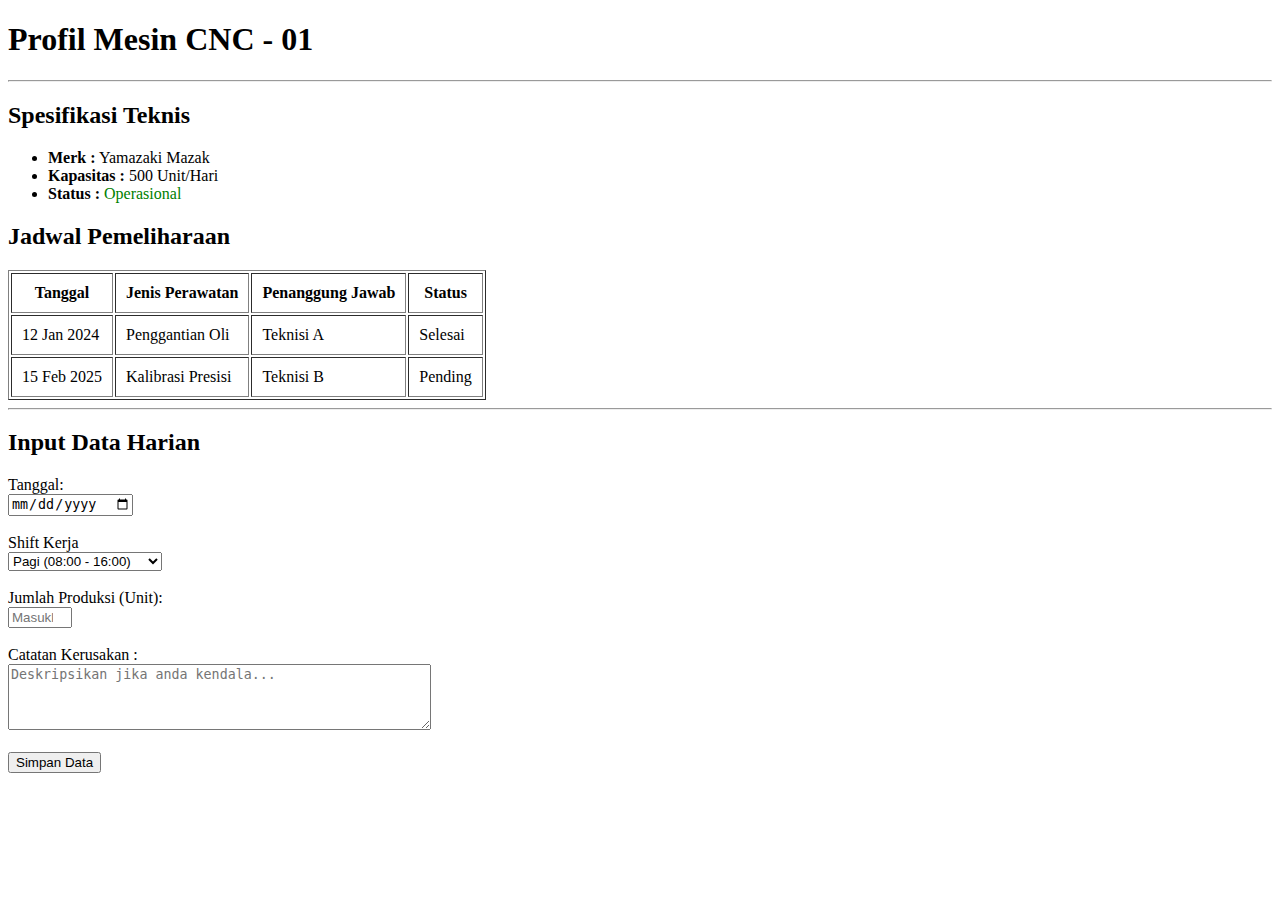
<file: Pertemuan01_23051430011_Rafi_Adlan_Kamil/index.html>
<!DOCTYPE html>
<html lang="id">
<head>
    <meta charset="UTF-8">
    <meta name="viewport" content="width=device-width, initial-scale=1.0">
    <title>Data Mesin Produksi Lini - A</title>
</head>
<body>
    <header>
        <h1><header>Profil Mesin CNC - 01</header></h1>
    </header>
    <hr>
    <section>
        <h2>Spesifikasi Teknis</h2>
    <ul>
        <li><strong>Merk :</strong> Yamazaki Mazak</li>
        <li><strong>Kapasitas :</strong> 500 Unit/Hari</li>
        <li><strong>Status :</strong> <span style="color: green;">Operasional</span></li>
    </ul>
    </section>
    
    <h2>Jadwal Pemeliharaan</h2>
    <table border="1"  cellpadding="10">
        <thead>
            <tr>
                <th>Tanggal</th>
                <th>Jenis Perawatan</th>
                <th>Penanggung Jawab</th>
                <th>Status</th>
            </tr>
            </thead>
            <tbody>
            <tr>
                <td>12 Jan 2024</td>
                <td>Penggantian Oli</td>
                <td>Teknisi A</td>
                <td>Selesai</td>
            </tr>
            <tr>
                <td>15 Feb 2025</td>
                <td>Kalibrasi Presisi</td>
                <td>Teknisi B</td>
                <td>Pending</td>
            </tr>
        </tbody>
    </table>
    <hr>
    <h2>Input Data Harian</h2>
    <form action="">
        <label for="tanggal">Tanggal:</label><br>
        <input type="date" id="tanggal" name="tanggal" required><br><br>
        <label for="shift">Shift Kerja</label><br>
        <select id="shift" name="shift">
            <option value="Pagi">Pagi (08:00 - 16:00)</option>
            <option value="Siang">Siang (16:00 - 24:00)</option>
            <option value="Malam">Malam (00:00 - 08:00)</option>
        </select><br><br>

        <label for="jumlah">Jumlah Produksi (Unit):</label><br>
        <input type="number" id="number" name="jumlah" min="0" max="600" placeholder="Masukkan jumlah..."><br><br>

        <label for="catatan">Catatan Kerusakan :</label><br>
        <textarea id="catatan" name="catatan" rows="4" cols="50" placeholder="Deskripsikan jika anda kendala..."></textarea><br><br>

        <button type="submit">Simpan Data</button>
    </form>
</body>
</html>
</file>
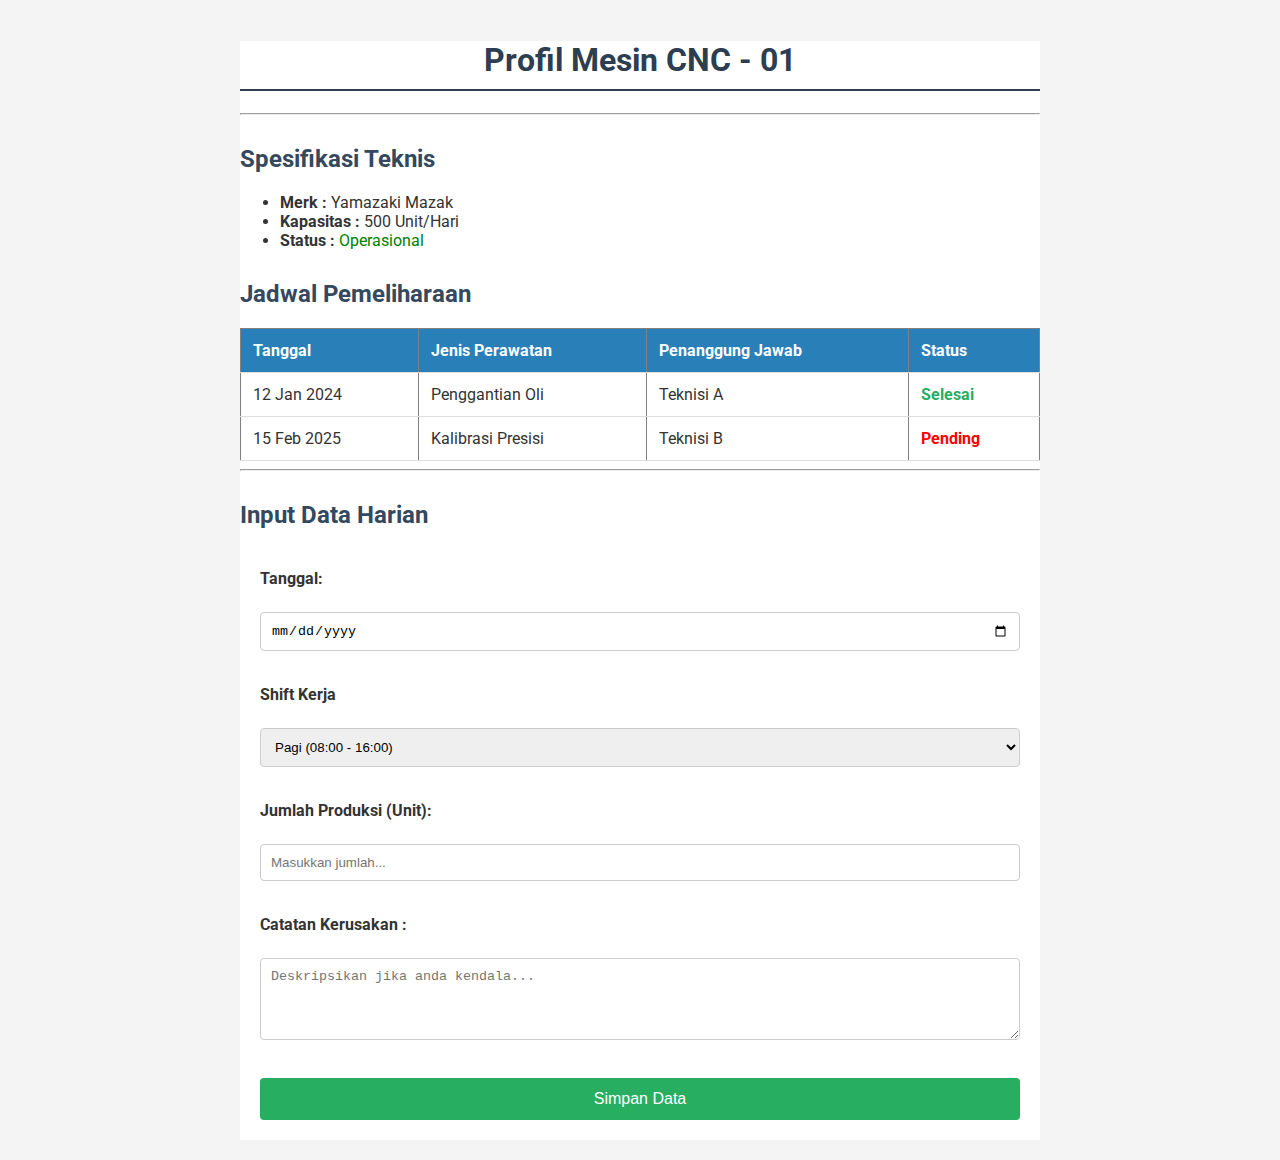
<file: Pertemuan02_23051430011_Rafi Adlan Kamil - Copy/index.html>
<!DOCTYPE html>
<html lang="id">
    <div id="container">
<head>
    <link rel="stylesheet" href="style index.css">
    <meta charset="UTF-8">
    <meta name="viewport" content="width=device-width, initial-scale=1.0">
    <title>Data Mesin Produksi Lini - A</title>
</head>
<body>
    <h1><header>Profil Mesin CNC - 01</header></h1>
    <hr>
    <h2>Spesifikasi Teknis</h2>
    <ul>
        <li><strong>Merk :</strong> Yamazaki Mazak</li>
        <li><strong>Kapasitas :</strong> 500 Unit/Hari</li>
        <li><strong>Status :</strong> <span style="color: green;">Operasional</span></li>
    </ul>

    <h2>Jadwal Pemeliharaan</h2>
    <table border="1"  cellpadding="10">
        <thead>
            <tr>
                <th>Tanggal</th>
                <th>Jenis Perawatan</th>
                <th>Penanggung Jawab</th>
                <th>Status</th>
            </tr>
            </thead>
            <tbody>
            <tr>
                <td>12 Jan 2024</td>
                <td>Penggantian Oli</td>
                <td>Teknisi A</td>
                <td class="status-ok" style=>Selesai</td>
            </tr>
            <tr>
                <td>15 Feb 2025</td>
                <td>Kalibrasi Presisi</td>
                <td>Teknisi B</td>
                <td class="status-down" style=>Pending</td>
            </tr>
        </tbody>
    </table>
    <hr>
    <h2>Input Data Harian</h2>
    <form action="">
        <label for="tanggal">Tanggal:</label><br>
        <input type="date" id="tanggal" name="tanggal" required><br><br>
        <label for="shift">Shift Kerja</label><br>
        <select id="shift" name="shift">
            <option value="Pagi">Pagi (08:00 - 16:00)</option>
            <option value="Siang">Siang (16:00 - 24:00)</option>
            <option value="Malam">Malam (00:00 - 08:00)</option>
        </select><br><br>

        <label for="jumlah">Jumlah Produksi (Unit):</label><br>
        <input type="number" id="number" name="jumlah" min="0" max="600" placeholder="Masukkan jumlah..."><br><br>

        <label for="catatan">Catatan Kerusakan :</label><br>
        <textarea id="catatan" name="catatan" rows="4" cols="50" placeholder="Deskripsikan jika anda kendala..."></textarea><br><br>

        <button type="submit">Simpan Data</button>
    </form>
</body>
</div>
</html>
</file>
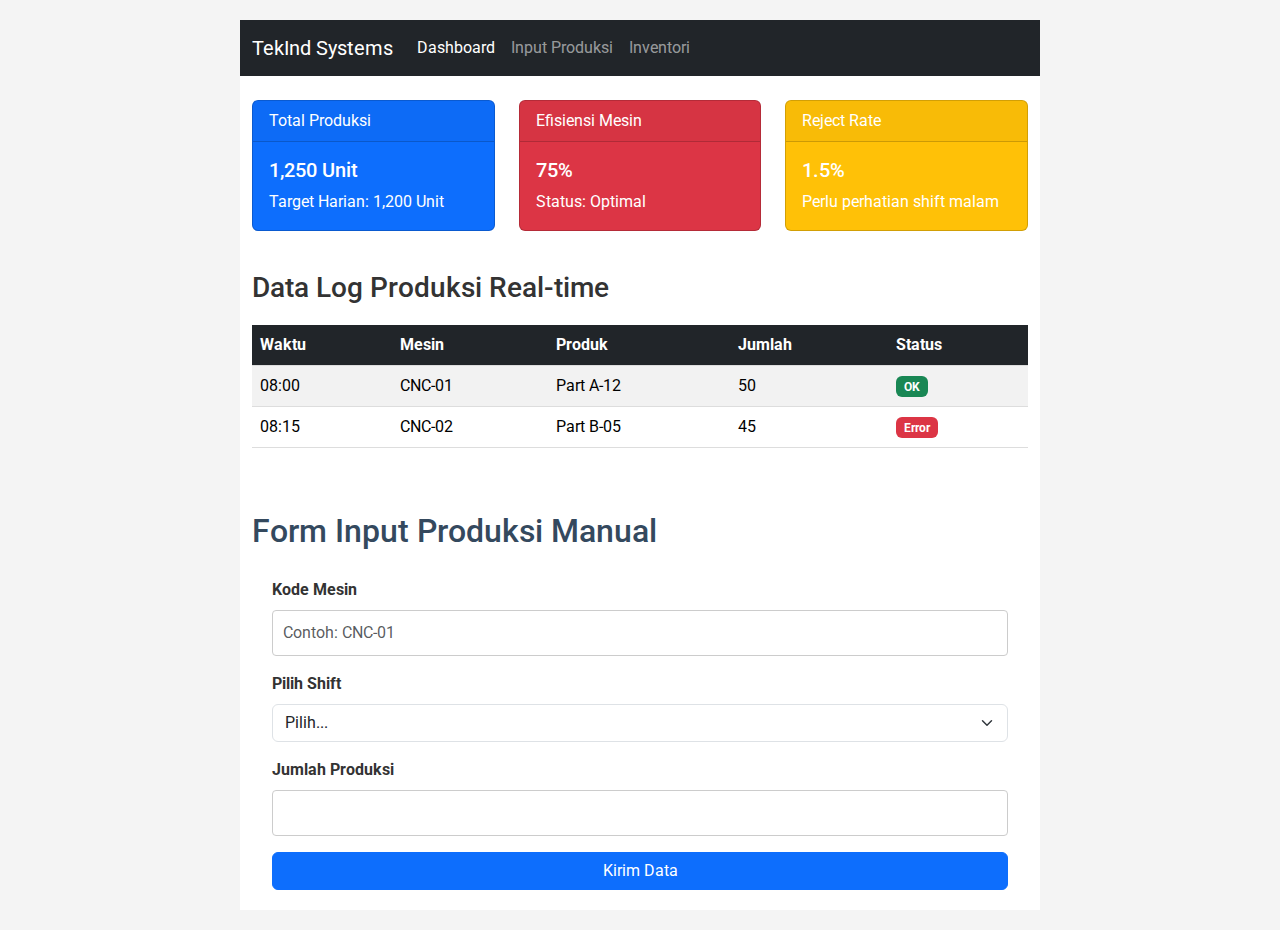
<file: Pertemuan03_23051430011_Rafi Adlan Kamil/index.html>
<!DOCTYPE html>
<html lang="id">
    <div id="container">
<head>
    <meta charset="UTF-8">
    <meta name="viewport" content="width=device-width, initial-scale=1.0">
    <title>Sistem Monitoring Produksi</title>
    <!-- Bootstrap CSS CDN -->
     <link rel="stylesheet" href="https://cdn.jsdelivr.net/npm/bootstrap@5.3.0/dist/css/bootstrap.min.css">
     <!-- Custom CSS kita tetap dibawah agar bisa menimpa style bootstrap -->
      <link rel="stylesheet" href="style.css">
</head>
<body>

    <!-- KONTEN NANTI MASUK SINI -->
     <nav class="navbar navbar-expand-lg navbar-dark bg-dark"> 
  <div class="container-fluid"> 
    <a class="navbar-brand" href="">TekInd Systems</a> 
    <button class="navbar-toggler" type="button" data-bs-toggle="collapse"  
data-bs-target="#navbarNav"> 
      <span class="navbar-toggler-icon"></span> 
    </button> 
    <div class="collapse navbar-collapse" id="navbarNav"> 
      <ul class="navbar-nav"> 
        <li class="nav-item"> 
          <a class="nav-link active" href="">Dashboard</a> 
        </li> 
        <li class="nav-item"> 
          <a class="nav-link" href="">Input Produksi</a> 
        </li> 
        <li class="nav-item"> 
          <a class="nav-link" href="">Inventori</a> 
        </li> 
      </ul> 
    </div> 
  </div> 
</nav>
<div class="container mt-4"> 
    <!-- Row 1: KPI Cards (Menggunakan Grid System) --> 
    <div class="row mb-4"> 
        <!-- Kolom lebar 4 (dari 12) --> 
        <div class="col-md-4"> 
            <div class="card text-white bg-primary mb-3"> 
                <div class="card-header">Total Produksi</div> 
                <div class="card-body"> 
                    <h5 class="card-title">1,250 Unit</h5> 
                    <p class="card-text">Target Harian: 1,200 Unit</p> 
                </div> 
            </div> 
        </div> 
        <!-- Kolom lebar 4 --> 
        <div class="col-md-4"> 
            <div class="card text-white bg-danger mb-3"> 
                <div class="card-header">Efisiensi Mesin</div> 
                <div class="card-body"> 
                    <h5 class="card-title">75%</h5> 
                    <p class="card-text">Status: Optimal</p> 
                </div> 
            </div> 
        </div> 
        <!-- Kolom lebar 4 --> 
        <div class="col-md-4"> 
            <div class="card text-white bg-warning mb-3"> 
                <div class="card-header">Reject Rate</div> 
                <div class="card-body"> 
                    <h5 class="card-title">1.5%</h5> 
                    <p class="card-text">Perlu perhatian shift malam</p> 
                </div> 
            </div> 
        </div> 
    </div> 
  
    <!-- Row 2: Tabel Data --> 
    <div class="row"> 
        <div class="col-12"> 
            <h3>Data Log Produksi Real-time</h3> 
            <table class="table table-striped table-hover"> 
                <thead class="table-dark"> 
                    <tr> 
                        <th>Waktu</th> 
                        <th>Mesin</th> 
                        <th>Produk</th> 
                        <th>Jumlah</th> 
                        <th>Status</th> 
                    </tr> 
                </thead> 
                <tbody> 
                    <tr> 
                        <td>08:00</td> 
                        <td>CNC-01</td> 
                        <td>Part A-12</td> 
                        <td>50</td> 
                        <td><span class="badge bg-success">OK</span></td> 
                    </tr> 
                    <tr> 
                        <td>08:15</td> 
                        <td>CNC-02</td> 
                        <td>Part B-05</td> 
                        <td>45</td> 
                        <td><span class="badge bg-danger">Error</span></td> 
                    </tr> 
                </tbody> 
            </table> 
        </div> 
    </div> 
</div> 

<div class="container mt-5"> 
    <h2>Form Input Produksi Manual</h2> 
<form> 
<div class="mb-3"> 
<label for="kodeMesin" class="form-label">Kode Mesin</label> 
<input type="text" class="form-control" id="kodeMesin" placeholder="Contoh: 
CNC-01"> 
</div> 
<div class="mb-3"> 
<label for="shiftSelect" class="form-label">Pilih Shift</label> 
<select class="form-select" id="shiftSelect"> 
<option selected>Pilih...</option> 
<option value="1">Shift 1 (Pagi)</option> 
<option value="2">Shift 2 (Siang)</option> 
<option value="3">Shift 3 (Malam)</option> 
</select> 
</div> 
<div class="mb-3"> 
<label for="jumlahProduksi" class="form-label">Jumlah Produksi</label> 
<input type="number" class="form-control" id="jumlahProduksi"> 
</div> 
<button type="submit" class="btn btn-primary">Kirim Data</button> 
</form> 
</div> 

    <!-- boostrap JS Bundle -->
     <script src="https://cdn.jsdelivr.net/npm/bootstrap@5.3.0/dist/js/bootstrap.bundle.min.js"></script>
    <!-- ========================= -->
    <!-- ========================= -->
</body>
</div>
</html>
</file>
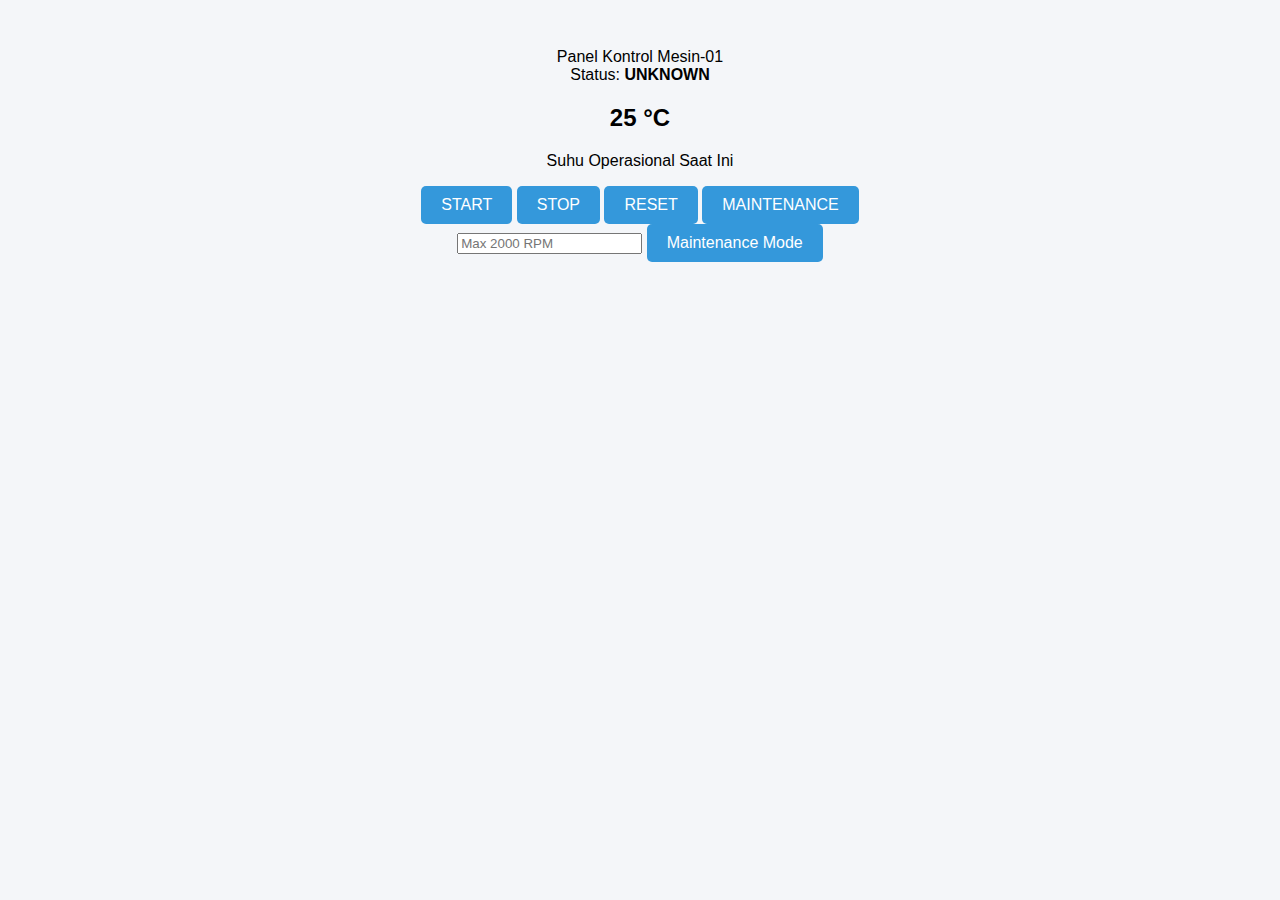
<file: Pertemuan06_23051430011_Rafi Adlan Kamil/index.html>
<!DOCTYPE html>
<html lang="id">
<head>
    <link rel="stylesheet" href="style.css">
    <meta charset="UTF-8">
    <meta name="viewport" content="width=device-width, initial-scale=1.0">
    <title>Pertemuan 6</title>
</head>
<body>
    <!-- LANGKAH 1 -->
    <div class="card mt-4">
        <div class="card-header bg-dark text-white">Panel Kontrol Mesin-01</div>
        <div class="card-body text-center">
            <div id="statusIndicator" class="alert alert-secondary">
                Status: <strong>UNKNOWN</strong>
            </div>

            <h2 id="suhuMesin">25 °C</h2>
            <p>Suhu Operasional Saat Ini</p>

            <button id="btnStart" class="btn btn-success">START</button>
            <button id="btnStop" class="btn btn-danger">STOP</button>
            <button id="btnReset" class="btn btn-warning">RESET</button>
            <button id="btnMaintenance" class="btn btn-warning">MAINTENANCE</button>

        </div>
    </div>

    <!-- LANGKAH 4 -->
    <input type="number" id="inputRPM" placeholder="Max 2000 RPM">
    <small id="pesanError" style="color:red; display:none;"> RPM melebihi batas! </small>

    <script src="script.js"></script>
</body>
</html>
</file>
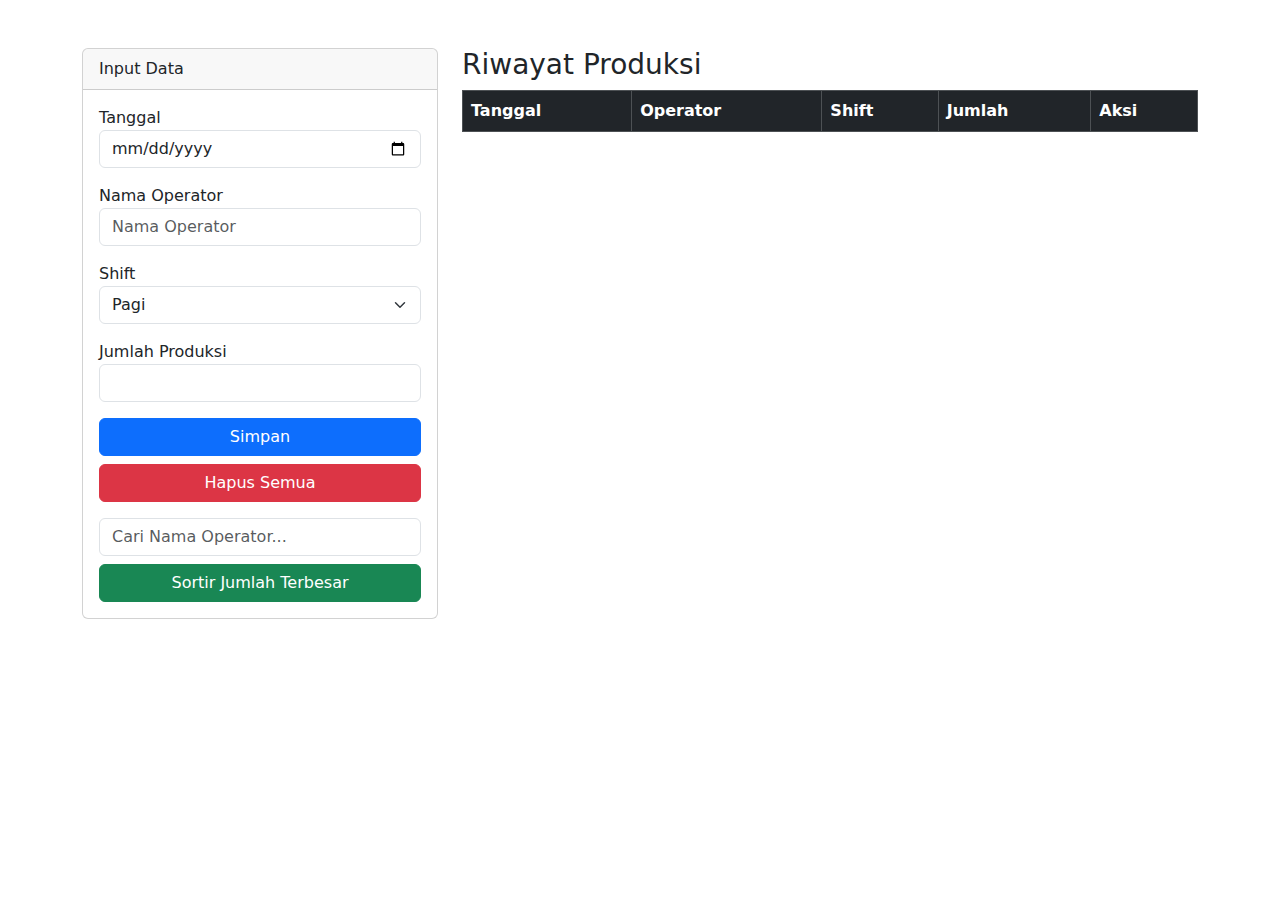
<file: Pertemuan07_23051430011_Rafi Adlan Kamil/index.html>
<!DOCTYPE html>
<html lang="id">
<head>
    <meta charset="UTF-8">
    <meta name="viewport" content="width=device-width, initial-scale=1.0">
    <title>Log Produksi Harian</title>
    <link rel="stylesheet" href="https://cdn.jsdelivr.net/npm/bootstrap@5.3.0/dist/css/bootstrap.min.css">
</head>
<body class="container mt-5">

<div class="row">
    <!-- KIRI -->
    <div class="col-md-4">
        <div class="card">
            <div class="card-header">Input Data</div>
            <div class="card-body">

                <form id="formProduksi">

                    <div class="mb-3">
                        <label>Tanggal</label>
                        <input type="date" id="tanggal" class="form-control" required>
                    </div>

                    <div class="mb-3">
                        <label>Nama Operator</label>
                        <input type="text" id="operator" class="form-control" placeholder="Nama Operator" required>
                    </div>

                    <div class="mb-3">
                        <label>Shift</label>
                        <select id="shift" class="form-select" required>
                            <option value="Pagi">Pagi</option>
                            <option value="Siang">Siang</option>
                            <option value="Malam">Malam</option>
                        </select>
                    </div>

                    <div class="mb-3">
                        <label>Jumlah Produksi</label>
                        <input type="number" id="jumlah" class="form-control" min="1" required>
                    </div>

                    <button type="submit" class="btn btn-primary w-100">Simpan</button>
                    <button type="button" id="btnHapusSemua" class="btn btn-danger w-100 mt-2">Hapus Semua</button>

                </form>

                <!-- FILTER -->
                <input type="text" id="searchOperator" class="form-control mt-3" placeholder="Cari Nama Operator...">

                <!-- SORT -->
                <button type="button" id="btnSort" class="btn btn-success mt-2 w-100">
                    Sortir Jumlah Terbesar
                </button>

            </div>
        </div>
    </div>

    <!-- KANAN -->
    <div class="col-md-8">
        <h3>Riwayat Produksi</h3>
        <table class="table table-bordered">
            <thead class="table-dark">
                <tr>
                    <th>Tanggal</th>
                    <th>Operator</th>
                    <th>Shift</th>
                    <th>Jumlah</th>
                    <th>Aksi</th>
                </tr>
            </thead>
            <tbody id="tabelBody"></tbody>
        </table>
    </div>
</div>

<script src="script_log.js"></script>
</body>
</html>
</file>
<file: Pertemuan02_23051430011_Rafi Adlan Kamil - Copy/style index.css>
/* ===== LANGKAH 2 ===== */
/* Import Font dari Google Fonts */
@import url(https://fonts.googleapis.com/css2?family=Roboto:wght@400;700&display=swap%27);
body {
    font-family: 'Roboto', sans-serif; 
    background-color: #f4f4f4; /* Warna abu-abu muda untuk background*/
    color: #333;
    margin: 0;
    padding: 20px;
}

h1 {
    color: #2c3e50; /*Biru tua gelap*/
    text-align: center;
    border-bottom: 2px solid #2c3e50;
    padding-bottom: 10px;
}

h2 {
    color: #34495e;
    margin-top: 30px;
}

/*  ===== LANGKAH 3 ===== */
table {
    width: 100%;
    border-collapse: collapse; /*menggabungkan bordedr gandan menjadi satu*/
    margin-top: 20px;
    box-shadow: 0 2px 5px rgba((0,0,0,0,.1), green, blue, alpha); /*Efek bayangan halus*/
}

th, td {
    padding: 12px;
    text-align: left;
    border-bottom: 1px solid #ddd;
}

th {
    background-color: #2980b9; /*Biru profesional */
    color: white;
}

tr:hover {
    background-color: #f1f1f1; /*highlight baris saat mouse diarahkan*/
}

/* ===== LANGKAH 4 ===== */
form {
    background-color: white;
    padding: 20px;
    border-radius: 8px; /*sudut melengkung*/
}
label {
    display: block;
    margin-bottom: 5px;
    font-weight: bold;
}

input[type="text"],
input[type="number"],
input[type="date"],
select,
textarea {
    width: 100%; /*lebar penuh*/
    padding: 10px;
    margin-bottom: 15px;
    border: 1px solid #ccc;
    border-radius: 4px;
    box-sizing: border-box; /* padding tidak menambah lebar total*/
}

/* Styling khusus tombol */
button {
    background-color: #27ae60; /*hijau*/
    color: white;
    padding: 12px 20px;
    border: none;
    border-radius: 4px;
    cursor: pointer;
    width: 100%;
    font-size: 16px; 
}

button:hover {
    background-color: #219150; /*hijau lebih gelap saat di hover*/
}

/* ===== LANGKAH 5 MELIHAT HASIL ===== */

/* Latihann 1 Class selector */
.status-ok {
    color: #27ae60;
    font-weight: bold;
}
.status-down {
    color: red;
    font-weight: bold;
}

/* LATIHAN 2 LAYOUT CONTAINER */
#container {
    max-width: 800px;
    margin: 0 auto;
    background-color: white;
}
</file>
<file: Pertemuan03_23051430011_Rafi Adlan Kamil/style.css>
/* ===== LANGKAH 2 ===== */
/* Import Font dari Google Fonts */
@import url(https://fonts.googleapis.com/css2?family=Roboto:wght@400;700&display=swap%27);
body {
    font-family: 'Roboto', sans-serif; 
    background-color: #f4f4f4; /* Warna abu-abu muda untuk background*/
    color: #333;
    margin: 0;
    padding: 20px;
}

h1 {
    color: #2c3e50; /*Biru tua gelap*/
    text-align: center;
    border-bottom: 2px solid #2c3e50;
    padding-bottom: 10px;
}

h2 {
    color: #34495e;
    margin-top: 30px;
}

/*  ===== LANGKAH 3 ===== */
table {
    width: 100%;
    border-collapse: collapse; /*menggabungkan bordedr gandan menjadi satu*/
    margin-top: 20px;
    box-shadow: 0 2px 5px rgba((0,0,0,0,.1), green, blue, alpha); /*Efek bayangan halus*/
}

th, td {
    padding: 12px;
    text-align: left;
    border-bottom: 1px solid #ddd;
}

th {
    background-color: #2980b9; /*Biru profesional */
    color: white;
}

tr:hover {
    background-color: #f1f1f1; /*highlight baris saat mouse diarahkan*/
}

/* ===== LANGKAH 4 ===== */
form {
    background-color: white;
    padding: 20px;
    border-radius: 8px; /*sudut melengkung*/
}
label {
    display: block;
    margin-bottom: 5px;
    font-weight: bold;
}

input[type="text"],
input[type="number"],
input[type="date"],
select,
textarea {
    width: 100%; /*lebar penuh*/
    padding: 10px;
    margin-bottom: 15px;
    border: 1px solid #ccc;
    border-radius: 4px;
    box-sizing: border-box; /* padding tidak menambah lebar total*/
}

/* Styling khusus tombol */
button {
    background-color: #27ae60; /*hijau*/
    color: white;
    padding: 12px 20px;
    border: none;
    border-radius: 4px;
    cursor: pointer;
    width: 100%;
    font-size: 16px; 
}

button:hover {
    background-color: #219150; /*hijau lebih gelap saat di hover*/
}

/* ===== LANGKAH 5 MELIHAT HASIL ===== */

/* Latihann 1 Class selector */
.status-ok {
    color: #27ae60;
    font-weight: bold;
}
.status-down {
    color: red;
    font-weight: bold;
}

/* LATIHAN 2 LAYOUT CONTAINER */
#container {
    max-width: 800px;
    margin: 0 auto;
    background-color: white;
}
</file>
<file: Pertemuan06_23051430011_Rafi Adlan Kamil/style.css>
body{
    font-family: Arial, sans-serif;
    background-color: #f4f6f9;
    text-align: center;
    padding: 40px;
}

h1{
    color: #2c3e50;
}

button{
    padding: 10px 20px;
    font-size: 16px;
    background-color: #3498db;
    color: white;
    border: none;
    border-radius: 5px;
    cursor: pointer;
}

button:hover{
    background-color: #2980b9;
}

#output{
    margin-top: 30px;
    background: white;
    padding: 20px;
    border-radius: 8px;
    width: 60%;
    margin-left: auto;
    margin-right: auto;
    box-shadow: 0 0 10px rgba(0,0,0,0.1);
}
</file>
